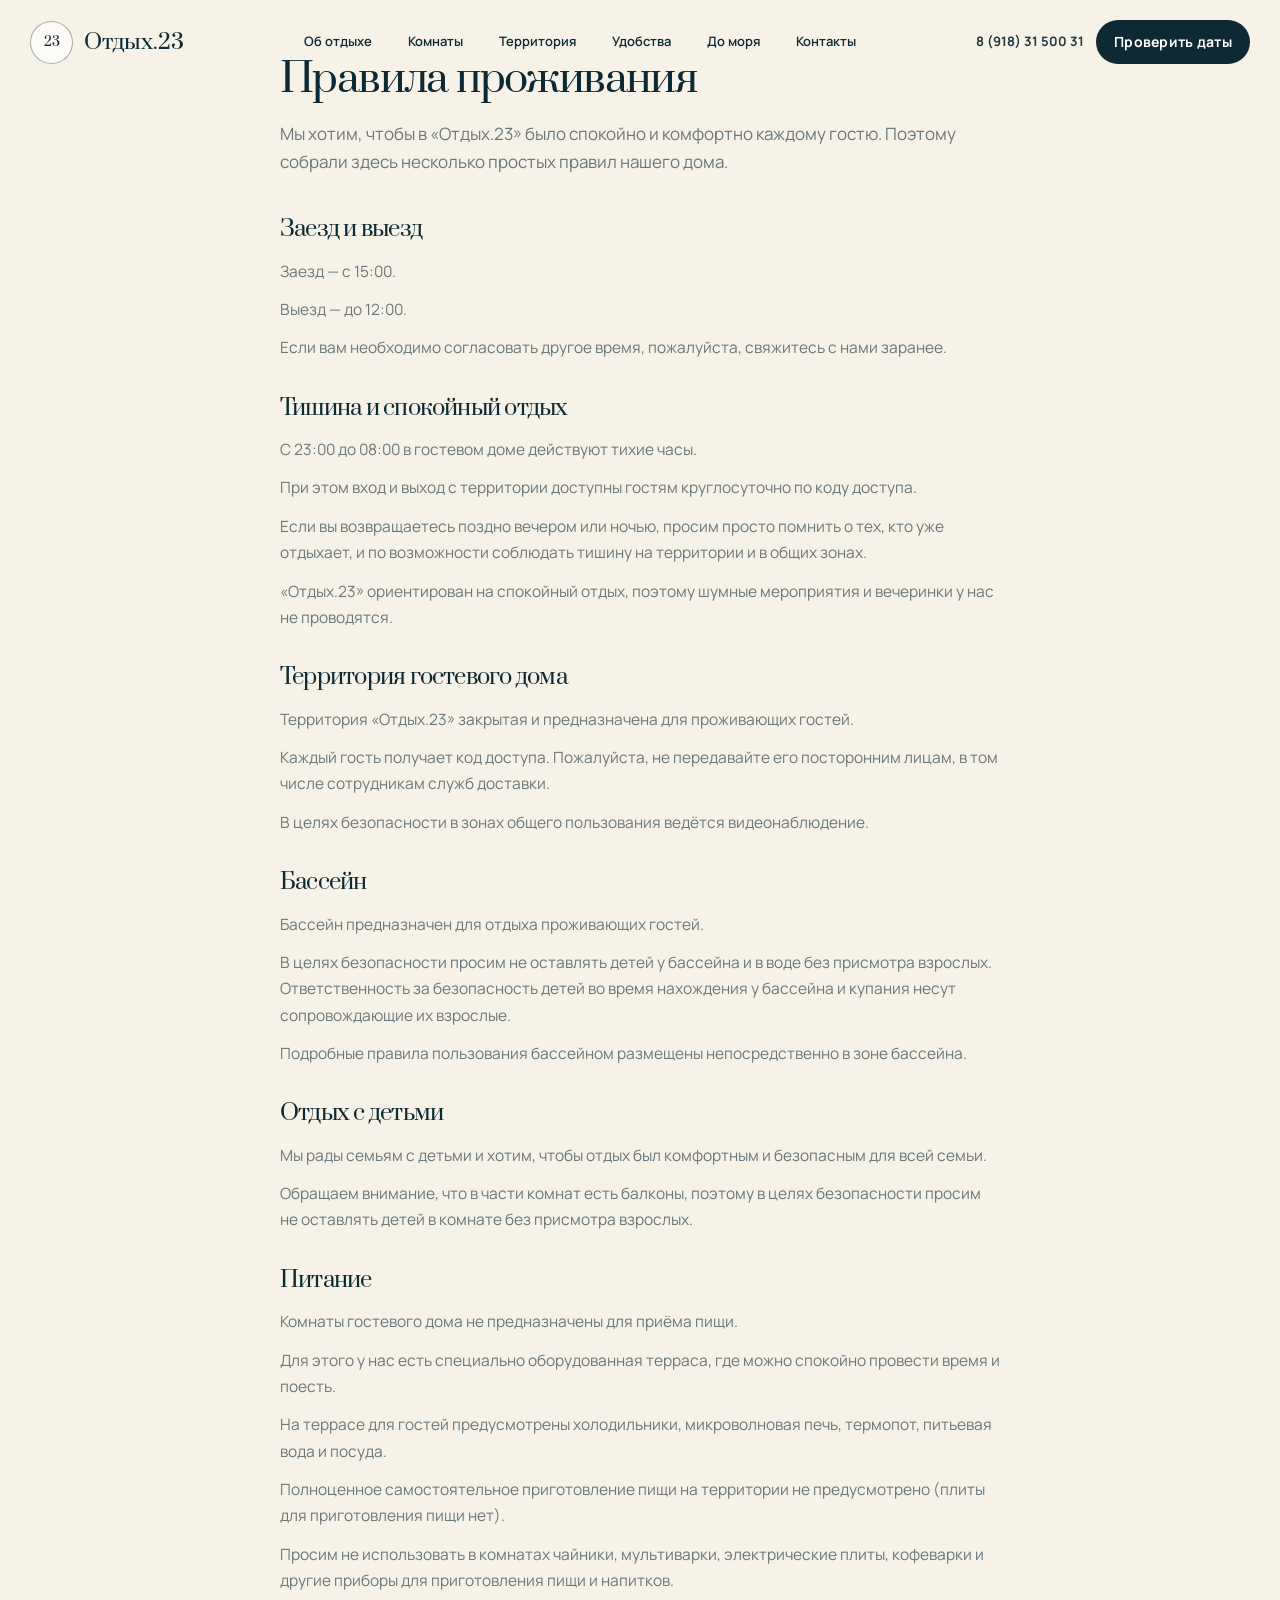
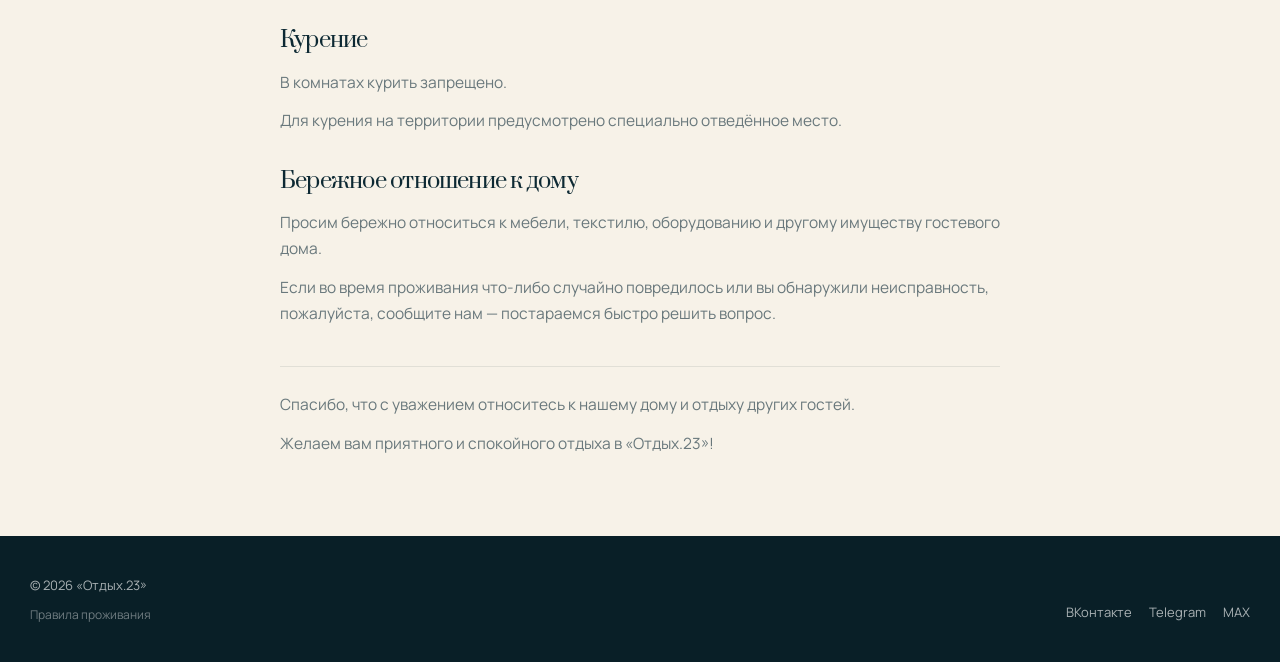
<file: rules/index.html>
<!doctype html>
<html lang="ru">
<head>
<meta charset="utf-8">
<meta name="viewport" content="width=device-width,initial-scale=1">
<title>Правила проживания — «Отдых.23»</title>
<meta name="description" content="Правила комфортного проживания в гостевом доме «Отдых.23»: заезд и выезд, тихие часы, территория, бассейн, питание и бережное отношение к дому.">
<meta name="theme-color" content="#163946">
<meta name="robots" content="noindex,follow">
<link rel="preconnect" href="https://fonts.googleapis.com">
<link rel="preconnect" href="https://fonts.gstatic.com" crossorigin>
<link href="https://fonts.googleapis.com/css2?family=Cormorant+Garamond:ital,wght@0,300;0,400;0,500;1,400&family=Inter:wght@400&family=Manrope:wght@400;500;600;700&family=Prata&display=swap" rel="stylesheet">
<link rel="stylesheet" href="../css/style.css">
</head>
<body>

<div class="scroll-progress" id="scrollProgress" aria-hidden="true"></div>

<header class="header" id="header">
  <div class="wrap header-in">
    <a class="logo" href="../" aria-label="Отдых.23 — на главную">
      <span class="mark">23</span><b>Отдых.23</b>
    </a>
    <button class="burger" id="burger" type="button" aria-label="Открыть меню" aria-expanded="false" aria-controls="nav">☰</button>
    <nav class="nav" id="nav" role="navigation" aria-label="Основное меню">
      <a href="../#about">Об отдыхе</a>
      <a href="../#rooms">Комнаты</a>
      <a href="../#territory">Территория</a>
      <a href="../#nearby">Удобства</a>
      <a href="../#sea">До моря</a>
      <a href="../#contacts">Контакты</a>
    </nav>
    <div class="actions">
      <a class="phone" href="tel:+79183150031">8 (918) 31 500 31</a>
      <a class="btn solid small" href="../#booking">Проверить даты</a>
    </div>
  </div>
</header>

<main id="top">
  <section class="legal-page" aria-labelledby="rules-title">
    <div class="wrap legal-page__inner">
      <h1 id="rules-title">Правила проживания</h1>
      <p class="legal-page__lead">Мы хотим, чтобы в «Отдых.23» было спокойно и комфортно каждому гостю. Поэтому собрали здесь несколько простых правил нашего дома.</p>

      <article class="legal-page__section">
        <h2>Заезд и выезд</h2>
        <p>Заезд — с 15:00.</p>
        <p>Выезд — до 12:00.</p>
        <p>Если вам необходимо согласовать другое время, пожалуйста, свяжитесь с нами заранее.</p>
      </article>

      <article class="legal-page__section">
        <h2>Тишина и спокойный отдых</h2>
        <p>С 23:00 до 08:00 в гостевом доме действуют тихие часы.</p>
        <p>При этом вход и выход с территории доступны гостям круглосуточно по коду доступа.</p>
        <p>Если вы возвращаетесь поздно вечером или ночью, просим просто помнить о тех, кто уже отдыхает, и по возможности соблюдать тишину на территории и в общих зонах.</p>
        <p>«Отдых.23» ориентирован на спокойный отдых, поэтому шумные мероприятия и вечеринки у нас не проводятся.</p>
      </article>

      <article class="legal-page__section">
        <h2>Территория гостевого дома</h2>
        <p>Территория «Отдых.23» закрытая и предназначена для проживающих гостей.</p>
        <p>Каждый гость получает код доступа. Пожалуйста, не передавайте его посторонним лицам, в том числе сотрудникам служб доставки.</p>
        <p>В целях безопасности в зонах общего пользования ведётся видеонаблюдение.</p>
      </article>

      <article class="legal-page__section">
        <h2>Бассейн</h2>
        <p>Бассейн предназначен для отдыха проживающих гостей.</p>
        <p>В целях безопасности просим не оставлять детей у бассейна и в воде без присмотра взрослых. Ответственность за безопасность детей во время нахождения у бассейна и купания несут сопровождающие их взрослые.</p>
        <p>Подробные правила пользования бассейном размещены непосредственно в зоне бассейна.</p>
      </article>

      <article class="legal-page__section">
        <h2>Отдых с детьми</h2>
        <p>Мы рады семьям с детьми и хотим, чтобы отдых был комфортным и безопасным для всей семьи.</p>
        <p>Обращаем внимание, что в части комнат есть балконы, поэтому в целях безопасности просим не оставлять детей в комнате без присмотра взрослых.</p>
      </article>

      <article class="legal-page__section">
        <h2>Питание</h2>
        <p>Комнаты гостевого дома не предназначены для приёма пищи.</p>
        <p>Для этого у нас есть специально оборудованная терраса, где можно спокойно провести время и поесть.</p>
        <p>На террасе для гостей предусмотрены холодильники, микроволновая печь, термопот, питьевая вода и посуда.</p>
        <p>Полноценное самостоятельное приготовление пищи на территории не предусмотрено (плиты для приготовления пищи нет).</p>
        <p>Просим не использовать в комнатах чайники, мультиварки, электрические плиты, кофеварки и другие приборы для приготовления пищи и напитков.</p>
      </article>

      <article class="legal-page__section">
        <h2>Курение</h2>
        <p>В комнатах курить запрещено.</p>
        <p>Для курения на территории предусмотрено специально отведённое место.</p>
      </article>

      <article class="legal-page__section">
        <h2>Бережное отношение к дому</h2>
        <p>Просим бережно относиться к мебели, текстилю, оборудованию и другому имуществу гостевого дома.</p>
        <p>Если во время проживания что-либо случайно повредилось или вы обнаружили неисправность, пожалуйста, сообщите нам — постараемся быстро решить вопрос.</p>
      </article>

      <div class="legal-page__note">
        <p>Спасибо, что с уважением относитесь к нашему дому и отдыху других гостей.</p>
        <p>Желаем вам приятного и спокойного отдыха в «Отдых.23»!</p>
      </div>
    </div>
  </section>
</main>

<footer>
  <div class="wrap footer-in">
    <div class="footer-meta">
      <div>© 2026 «Отдых.23»</div>
      <nav class="footer-legal" aria-label="Юридическая информация">
        <a href="./" aria-current="page">Правила проживания</a>
      </nav>
    </div>
    <div class="footer-links">
      <a href="https://vk.com/otdyh23rf" target="_blank" rel="noopener noreferrer">ВКонтакте</a>
      <a href="https://t.me/otdyh23" target="_blank" rel="noopener noreferrer">Telegram</a>
      <a href="https://max.ru/id010505811832_bot" target="_blank" rel="noopener noreferrer">MAX</a>
    </div>
  </div>
</footer>

<button class="back-top" id="backTop" type="button" aria-label="Вернуться наверх">↑</button>

<script>
(function () {
  var header = document.getElementById('header');
  var scrollProgress = document.getElementById('scrollProgress');
  var backTop = document.getElementById('backTop');
  var burger = document.getElementById('burger');
  var nav = document.getElementById('nav');

  function onScroll() {
    var y = window.scrollY || 0;
    if (header) header.classList.toggle('scrolled', y > 30);
    if (backTop) backTop.classList.toggle('visible', y > 600);
    if (scrollProgress) {
      var docH = document.documentElement.scrollHeight - window.innerHeight;
      scrollProgress.style.width = docH > 0 ? (y / docH * 100) + '%' : '0';
    }
  }
  onScroll();
  window.addEventListener('scroll', onScroll, { passive: true });

  if (burger && nav) {
    burger.addEventListener('click', function () {
      var open = nav.classList.toggle('open');
      burger.textContent = open ? '×' : '☰';
      burger.setAttribute('aria-expanded', open ? 'true' : 'false');
      burger.setAttribute('aria-label', open ? 'Закрыть меню' : 'Открыть меню');
    });
    nav.querySelectorAll('a').forEach(function (link) {
      link.addEventListener('click', function () {
        nav.classList.remove('open');
        burger.textContent = '☰';
        burger.setAttribute('aria-expanded', 'false');
      });
    });
  }

  if (backTop) {
    backTop.addEventListener('click', function () {
      window.scrollTo({ top: 0, behavior: 'smooth' });
    });
  }
})();
</script>
</body>
</html>
</file>
<file: css/style.css>
:root{
  --navy:#163946;--deep:#0d2933;--sea:#58adb6;--sea2:#dceff0;
  --ivory:#f7f2e8;--paper:#fffdf8;--sand:#dfc89a;--gold:#c7a36a;--gold-light:#e8d4b0;
  --ink:#243940;--muted:#69787c;--white:#fff;
  --line:rgba(22,57,70,.14);--shadow:0 24px 70px rgba(13,41,51,.14);
  --shadow-lg:0 32px 90px rgba(13,41,51,.18);
  --r:32px;--wrap:1220px;
  --ease:cubic-bezier(.4,0,.2,1);--ease-out:cubic-bezier(0,.55,.45,1);
}

/* ─── Базовые стили ─── */
*{box-sizing:border-box}
html{scroll-behavior:smooth;scroll-padding-top:90px}
body{
  margin:0;background:var(--paper);color:var(--ink);
  font:16px/1.65 Manrope,Arial,sans-serif;
  -webkit-font-smoothing:antialiased;
}
img{display:block;width:100%;height:100%;object-fit:cover}
a{color:inherit;text-decoration:none;cursor:pointer}
button,input,select{font:inherit;cursor:pointer}
button:disabled,input:disabled{cursor:not-allowed;opacity:.6}
.wrap{width:min(var(--wrap),calc(100% - 36px));margin:auto}
.section{padding:108px 0;position:relative}
.ivory{background:var(--ivory)}
.sea{background:linear-gradient(180deg,#eef8f8 0%,var(--sea2) 100%)}
.dark{background:var(--deep);color:#fff}

/* ─── Типографика ─── */
.eyebrow{
  margin:0 0 14px;color:var(--gold);font-size:12px;font-weight:700;
  letter-spacing:.2em;text-transform:uppercase;
}
h1,h2,h3{margin:0;color:var(--deep);font-family:Prata,Georgia,serif;font-weight:400;line-height:1.08}
h1{font-size:clamp(45px,6vw,88px);letter-spacing:-.04em}
h2{font-size:clamp(36px,4.6vw,62px);letter-spacing:-.035em}
h3{font-size:clamp(24px,2.2vw,34px)}
p{margin:0 0 18px}
.lead{color:var(--muted);font-size:19px}
.head{max-width:820px;margin-bottom:50px}
.head p:last-child{margin-top:20px;color:var(--muted);font-size:18px}

/* ─── Кнопки: кликабельные, с hover / active / focus ─── */
.btn{
  display:inline-flex;align-items:center;justify-content:center;gap:8px;
  min-height:54px;padding:13px 28px;border:1px solid transparent;border-radius:999px;
  font-weight:700;font-size:14px;letter-spacing:.02em;
  cursor:pointer;user-select:none;
  transition:transform .25s var(--ease),box-shadow .25s var(--ease),background .25s,border-color .25s,color .25s;
  position:relative;overflow:hidden;
}
.btn::after{
  content:"";position:absolute;inset:0;border-radius:inherit;
  background:linear-gradient(135deg,rgba(255,255,255,.18),transparent 60%);
  opacity:0;transition:opacity .3s;
}
.btn:hover{transform:translateY(-3px);box-shadow:0 14px 32px rgba(13,41,51,.18)}
.btn:hover::after{opacity:1}
.btn:active{transform:translateY(-1px);box-shadow:0 6px 16px rgba(13,41,51,.14)}
.btn:focus-visible{outline:2px solid var(--gold);outline-offset:3px}
.primary{background:linear-gradient(135deg,var(--sand),var(--gold-light));color:var(--deep)}
.primary:hover{background:linear-gradient(135deg,var(--gold-light),var(--sand))}
.solid{background:var(--deep);color:#fff}
.solid:hover{background:#122a35}
.outline{border-color:rgba(22,57,70,.34);color:var(--deep);background:transparent}
.outline:hover{border-color:var(--deep);background:rgba(22,57,70,.04)}
.light{border-color:rgba(255,255,255,.45);color:#fff;background:transparent}
.light:hover{background:rgba(255,255,255,.1);border-color:rgba(255,255,255,.7)}
.buttons{display:flex;flex-wrap:wrap;gap:13px;align-items:center}
.text-link{
  display:inline-flex;align-items:center;gap:6px;
  font-weight:700;border-bottom:1px solid rgba(22,57,70,.25);padding-bottom:4px;
  cursor:pointer;transition:color .2s,border-color .2s,gap .25s;
}
.text-link:hover{color:var(--gold);border-color:var(--gold);gap:10px}
.text-link:focus-visible{outline:2px solid var(--gold);outline-offset:4px;border-radius:2px}

/* ─── Индикатор прокрутки страницы (золотая линия сверху) ─── */
.scroll-progress{
  position:fixed;z-index:60;top:0;left:0;height:3px;width:0;
  background:linear-gradient(90deg,var(--gold),var(--sand));
  transition:width .1s linear;pointer-events:none;
}

/* ─── Шапка сайта ─── */
.header{
  position:fixed;z-index:50;top:0;left:0;right:0;height:84px;
  display:flex;align-items:center;transition:height .3s var(--ease),background .3s,box-shadow .3s;
}
.header.scrolled{
  height:70px;background:rgba(255,253,248,.95);
  backdrop-filter:blur(20px);-webkit-backdrop-filter:blur(20px);
  box-shadow:0 8px 32px rgba(13,41,51,.08);
}
.header-in{display:grid;grid-template-columns:auto 1fr auto;gap:35px;align-items:center}
.logo{display:flex;align-items:center;gap:11px;color:var(--deep);font-weight:700;transition:opacity .2s}
.logo:hover{opacity:.8}
.mark{
  width:43px;height:43px;display:grid;place-items:center;
  border:1px solid rgba(22,57,70,.4);border-radius:50%;
  background:rgba(255,255,255,.7);font:13px Prata,serif;
  transition:transform .3s var(--ease),border-color .3s;
}
.logo:hover .mark{transform:rotate(-8deg);border-color:var(--gold)}
.logo b{font:21px Prata,serif}
.nav{display:flex;justify-content:center;gap:8px;color:var(--deep);font-size:13px;font-weight:600}
.nav a{
  padding:8px 14px;border-radius:999px;transition:background .2s,color .2s;
}
.nav a:hover{background:rgba(22,57,70,.06)}
.nav a.active{background:rgba(199,163,106,.18);color:var(--deep)}
.actions{display:flex;align-items:center;gap:12px}
.phone{font-size:13px;font-weight:700;transition:color .2s}
.phone:hover{color:var(--gold)}
.small{min-height:42px;padding:9px 17px}
.burger{
  display:none;width:43px;height:43px;border:0;border-radius:50%;
  background:rgba(255,255,255,.8);font-size:22px;color:var(--deep);
  cursor:pointer;transition:background .2s,transform .2s;
}
.burger:hover{background:var(--ivory)}
.burger:focus-visible{outline:2px solid var(--gold);outline-offset:2px}

/* ─── Герой: первый экран ─── */
.hero{
  padding-top:84px;background:var(--ivory);position:relative;overflow:hidden;
  min-height:100vh;min-height:100svh;
}
.hero::before{
  content:"";position:absolute;inset:0;pointer-events:none;opacity:.28;z-index:1;
  background:radial-gradient(ellipse 70% 55% at 22% 18%,rgba(199,163,106,.12),transparent 55%),
    radial-gradient(ellipse 55% 45% at 78% 30%,rgba(88,173,182,.08),transparent 60%);
  clip-path:inset(0 61% 0 0);
}
.hero-grid{
  display:grid;grid-template-columns:39% 61%;align-items:stretch;
  min-height:calc(100vh - 84px);min-height:calc(100svh - 84px);
}
.hero-copy{
  display:flex;flex-direction:column;justify-content:center;
  padding:28px 3.2vw 28px max(4.5vw,calc((100vw - var(--wrap))/2));
  background:radial-gradient(circle at 12% 8%,rgba(199,163,106,.1),transparent 34%),var(--ivory);
  position:relative;z-index:2;
}
.hero-copy .eyebrow{margin-bottom:16px}
.hero-copy h1{
  font-family:"Cormorant Garamond",Georgia,"Times New Roman",serif;
  font-weight:300;font-size:clamp(39px,5.09vw,73px);
  line-height:1.08;letter-spacing:-.012em;max-width:16ch;
  color:var(--deep);
}
.hero-line{
  display:block;overflow:hidden;
}
.hero-line>span{
  display:block;
  animation:heroMaskReveal 1.1s var(--ease-out) both;
}
.hero-line:nth-child(1)>span{animation-delay:0s}
.hero-line:nth-child(2)>span{animation-delay:.14s}
.hero-line:nth-child(3)>span{animation-delay:.28s}
@keyframes heroMaskReveal{
  from{transform:translateY(110%)}
  to{transform:translateY(0)}
}
.hero-copy .intro,
.hero-copy .buttons,
.hero-copy .facts{
  animation:heroReveal 1s var(--ease-out) both;
}
.hero-copy .intro{animation-delay:.4s}
.hero-copy .buttons{animation-delay:.7s}
.hero-copy .facts{animation-delay:1s}
@keyframes heroReveal{
  from{opacity:0;transform:translateY(18px)}
  to{opacity:1;transform:none}
}
.hero-copy .intro{
  max-width:360px;margin-top:18px;margin-bottom:0;
  color:#2f4146;font-size:18px;line-height:1.62;font-weight:500;
  letter-spacing:.01em;
}
.hero-copy .buttons{margin-top:16px;gap:14px}
.hero-copy .buttons .btn{min-height:50px;padding:12px 24px}
.facts{
  display:grid;grid-template-columns:repeat(3,1fr);gap:14px;
  max-width:520px;margin-top:28px;padding-top:18px;border-top:1px solid var(--line);
}
.facts>div{
  padding:6px 0;transition:transform .3s var(--ease);
}
.facts>div:hover{transform:translateY(-2px)}
.facts strong{display:block;color:var(--deep);font:17px Prata,serif;margin-bottom:2px}
.facts span{font-size:11.5px;color:var(--muted);line-height:1.35}
.hero-photo{
  position:relative;background:#cbbca8;
  /* На всю высоту первого экрана: от верха вьюпорта, без поля под шапкой */
  margin-top:-84px;min-height:100vh;min-height:100svh;
  overflow:hidden;align-self:stretch;margin-right:0;padding:0;
}
.hero-photo img{
  position:absolute;inset:0;width:100%;height:100%;
  object-fit:cover;
  /* Шире кадр: кровать целиком, окно, диван и больше пространства комнаты */
  object-position:50% 58%;
  display:block;
  /* Естественнее: слабее жёлто-оранжевый, чуть выше контраст, тёплый свет */
  filter:saturate(.8) brightness(1.03) contrast(1.07) hue-rotate(-12deg);
  animation:heroPhotoIn 1.4s var(--ease-out) both;
}
@keyframes heroPhotoIn{
  from{opacity:0}
  to{opacity:1}
}

/* ─── Accordion Gallery ─── */
.accordion-section .head{margin-bottom:36px}
.accordion-section h2{
  font-family:"Cormorant Garamond",Georgia,"Times New Roman",serif;
  font-weight:400;
}
.acc-gallery{
  display:flex;gap:12px;
  height:min(58vh,560px);min-height:420px;
}
.acc-panel{
  position:relative;flex:1 1 0;min-width:0;min-height:0;
  margin:0;padding:0;border:0;border-radius:24px;
  overflow:hidden;cursor:pointer;background:#cbbca8;
  box-shadow:0 16px 40px rgba(13,41,51,.1);
  transition:flex .9s var(--ease-out);
}
.acc-panel.is-open{flex:4.2 1 0}
.acc-panel__slides{
  position:absolute;inset:0;
}
.acc-panel img,
.acc-panel__slides img{
  position:absolute;inset:0;width:100%;height:100%;
  object-fit:cover;object-position:center;
  pointer-events:none;
}
.acc-panel__slides img{
  opacity:0;
  transition:opacity 1.1s var(--ease-out);
}
.acc-panel__slides img.is-active{opacity:1}
.acc-panel::after{
  content:"";position:absolute;inset:0;
  background:linear-gradient(180deg,transparent 42%,rgba(9,31,39,.72) 100%);
  pointer-events:none;
}
.acc-panel__caption{
  position:absolute;z-index:1;left:0;right:0;bottom:0;
  padding:20px 18px 18px;
  color:rgba(255,255,255,.94);
  font-family:Inter,Manrope,Arial,sans-serif;
  font-weight:400;
  font-size:clamp(13px,1.15vw,15px);
  line-height:1.35;
  letter-spacing:.01em;
  text-align:left;
  text-shadow:0 1px 10px rgba(9,31,39,.4);
  pointer-events:none;
  opacity:.88;transform:translateY(4px);
  transition:opacity .45s var(--ease-out),transform .45s var(--ease-out);
}
.acc-panel.is-open .acc-panel__caption{
  opacity:1;transform:none;
}
.acc-panel:focus-visible{
  outline:2px solid var(--gold);outline-offset:3px;
}

/* ─── Ценности комфорта ─── */
.comfort-values{
  background:linear-gradient(165deg,#f8f3eb 0%,#f3f5f0 42%,#eef3f3 100%);
}
.comfort-values .head{max-width:720px;margin-bottom:39px}
.comfort-values-grid{
  display:grid;grid-template-columns:repeat(4,1fr);gap:24px;
}
.comfort-value{
  position:relative;overflow:hidden;
  padding:36px 30px 34px;border:1px solid rgba(22,57,70,.06);
  border-radius:22px;background:#fffefb;
  box-shadow:
    0 18px 42px rgba(13,41,51,.07),
    inset 0 1px 0 rgba(255,255,255,.85);
  transition:box-shadow .4s var(--ease),background .4s var(--ease);
}
.comfort-value::before{
  content:"";position:absolute;left:0;top:22%;bottom:22%;width:1.5px;
  background:#6F9EA8;border-radius:2px;
  opacity:0;transform:scaleY(.72);
  transition:opacity .35s var(--ease),transform .35s var(--ease);
}
.comfort-value:hover{
  background:#fffcf6;
  box-shadow:
    0 24px 52px rgba(13,41,51,.11),
    inset 0 1px 0 rgba(255,255,255,.9);
}
.comfort-value:hover::before{opacity:1;transform:scaleY(1)}
.comfort-value__icon{
  display:flex;align-items:center;margin:0 0 18px;
  width:28px;height:28px;color:rgba(22,57,70,.55);
}
.comfort-value__icon svg{width:100%;height:100%}
.comfort-value h3{
  margin:0 0 16px;font-size:clamp(22px,1.8vw,28px);
}
.comfort-value p{
  margin:0;color:var(--muted);font-size:15.5px;line-height:1.65;
}
.comfort-values-note{
  margin:40px 0 0;max-width:640px;
  color:var(--muted);font-size:17px;line-height:1.6;
  font-family:Prata,Georgia,serif;
}

/* ─── Блок «Об отдыхе» ─── */
.story{display:grid;grid-template-columns:1.05fr .95fr;gap:7vw;align-items:center}
.story-photo{
  position:relative;height:650px;border-radius:var(--r);overflow:hidden;
  box-shadow:var(--shadow-lg);
}
.story-photo img{transition:transform 8s var(--ease-out)}
.story-photo:hover img{transform:scale(1.06)}
.story-note{
  position:absolute;left:28px;right:28px;bottom:28px;padding:23px;
  border-radius:19px;background:rgba(13,41,51,.88);
  backdrop-filter:blur(12px);color:#fff;font:23px/1.4 Prata,serif;
  border:1px solid rgba(255,255,255,.08);
}
.story-copy h2{margin-bottom:25px}
.story-copy p{color:var(--muted);font-size:17px}
.story-list{display:grid;grid-template-columns:1fr 1fr;gap:11px;margin-top:26px}
.story-list>div{
  padding:15px 17px;border:1px solid var(--line);border-radius:15px;
  background:rgba(255,255,255,.6);font-size:14px;font-weight:600;
  transition:transform .25s var(--ease),box-shadow .25s,border-color .25s;cursor:default;
}
.story-list>div:hover{
  transform:translateY(-2px);box-shadow:0 8px 24px rgba(13,41,51,.08);
  border-color:rgba(199,163,106,.4);
}
.story-list__wide{
  grid-column:1/-1;
  display:flex;
  flex-direction:column;
  gap:8px;
}
.story-list__wide strong{
  font-weight:600;
  color:var(--deep);
}
.story-list__wide p{
  margin:0;
  color:var(--muted);
  font-size:13.5px;
  font-weight:500;
  line-height:1.55;
}

/* ─── Комнаты ─── */
.rooms{display:grid;gap:32px}
.room{
  display:grid;grid-template-columns:1.02fr .98fr;overflow:hidden;
  border-radius:var(--r);background:#fff;box-shadow:0 17px 47px rgba(13,41,51,.1);
  transition:box-shadow .4s var(--ease);
}
.room:hover{box-shadow:0 24px 60px rgba(13,41,51,.14)}
.room:nth-child(even) .room-photo{order:2}
.room:nth-child(even) .room-copy{order:1}
.room-photo{position:relative;min-height:520px;overflow:hidden}
.room-photo img{transition:transform .7s var(--ease-out)}
.room:hover .room-photo img{transform:scale(1.04)}
.room[data-room-id="comfort"] .room-photo{align-self:stretch}
.room[data-room-id="comfort"] .room-photo img{
  position:absolute;inset:0;width:100%;height:100%;object-fit:cover;
}
.label{
  position:absolute;left:21px;top:21px;padding:8px 13px;border-radius:999px;
  background:rgba(255,253,248,.92);font-size:12px;font-weight:700;
  backdrop-filter:blur(8px);border:1px solid rgba(255,255,255,.5);
}
.room-copy{padding:50px;display:flex;flex-direction:column;justify-content:center}
.room-copy h3{margin-bottom:16px}
.meta{display:flex;flex-wrap:wrap;gap:8px;margin-bottom:21px}
.pill{
  padding:7px 11px;border-radius:999px;background:var(--sea2);
  font-size:12px;font-weight:700;color:var(--deep);
  transition:background .2s;
}
.room:hover .pill{background:rgba(88,173,182,.25)}
.room-copy>p{color:var(--muted)}
.features{
  display:grid;grid-template-columns:1fr 1fr;gap:9px 17px;
  margin:20px 0 27px;padding:0;list-style:none;font-size:13px;
}
.features li{position:relative;padding-left:16px}
.features li:before{
  content:"";position:absolute;left:0;top:.7em;width:5px;height:5px;
  border-radius:50%;background:var(--gold);
}

/* ─── Карточка «Комфорт»: краткий тизер ─── */
.room-comfort{cursor:pointer}
.room-comfort:focus-visible{outline:2px solid var(--gold);outline-offset:4px}
.room-comfort .room-copy>p{margin-bottom:24px}
.room-description-title{
  margin:6px 0 14px;color:var(--deep);
  font:clamp(20px,1.8vw,26px) Prata,Georgia,serif;font-weight:400;line-height:1.2;
}
.room-description-text{
  margin:0 0 14px;color:var(--muted);font-size:15px;line-height:1.65;
}
.room-description-text:last-of-type{margin-bottom:24px}
.room-copy .buttons{margin-top:8px}

/* ─── Модальное окно вариантов «Комфорт» ─── */
.comfort-modal{
  position:fixed;inset:0;z-index:210;display:flex;align-items:center;justify-content:center;
  padding:20px;background:rgba(9,31,39,.88);backdrop-filter:blur(12px);
  opacity:0;visibility:hidden;transition:opacity .35s,visibility .35s;
}
.comfort-modal.open{opacity:1;visibility:visible}
.comfort-modal-panel{
  position:relative;display:flex;flex-direction:column;
  width:min(1180px,100%);height:min(92vh,900px);max-height:min(92vh,900px);
  overflow:hidden;border-radius:var(--r);background:var(--paper);box-shadow:var(--shadow-lg);
  transform:translateY(18px) scale(.97);transition:transform .4s var(--ease-out);
}
.comfort-modal.open .comfort-modal-panel{transform:none}
.comfort-modal-close{
  position:absolute;z-index:3;top:18px;right:18px;width:44px;height:44px;
  border:1px solid var(--line);border-radius:50%;background:rgba(255,253,248,.95);
  color:var(--deep);font-size:22px;cursor:pointer;
  display:grid;place-items:center;transition:background .2s,transform .2s;
}
.comfort-modal-close:hover{background:var(--ivory);transform:rotate(90deg)}
.comfort-modal-close:focus-visible{outline:2px solid var(--gold);outline-offset:2px}
.comfort-modal-head{
  flex:0 0 auto;padding:32px 44px 0;padding-right:72px;
}
.comfort-modal-head .eyebrow{margin-bottom:10px}
.comfort-modal-head h3{margin-bottom:16px;font-size:clamp(28px,3vw,40px);letter-spacing:-.02em}
.comfort-tabs{
  flex:0 0 auto;display:flex;flex-wrap:wrap;gap:8px;padding:0 44px 18px;
  border-bottom:1px solid var(--line);
}
.comfort-tab{
  min-height:42px;padding:8px 16px;border:1px solid var(--line);border-radius:999px;
  background:transparent;color:var(--deep);font-weight:700;font-size:13px;
  cursor:pointer;transition:background .2s,border-color .2s,color .2s;
}
.comfort-tab:hover{border-color:var(--deep);background:rgba(22,57,70,.04)}
.comfort-tab[aria-selected="true"]{
  background:var(--deep);border-color:var(--deep);color:#fff;
}
.comfort-tab:focus-visible{outline:2px solid var(--gold);outline-offset:2px}

/* Тело модалки: слева Sticky Gallery, справа независимый скролл */
.comfort-modal-body{
  flex:1 1 auto;min-height:0;overflow:hidden;
}
.comfort-panel{
  display:none;height:100%;min-height:0;padding:0;
}
.comfort-panel.active{
  display:grid;
  grid-template-columns:minmax(0,1.12fr) minmax(0,.98fr);
  gap:0;
  align-items:stretch;
  height:100%;
  min-height:0;
  overflow:hidden;
}

/* Левая колонка — Sticky Gallery */
.comfort-panel-media{
  position:sticky;top:0;align-self:start;z-index:1;
  height:100%;max-height:100%;min-height:0;
  padding:28px 12px 32px 36px;
  overflow:hidden;
  background:
    linear-gradient(180deg,rgba(247,242,232,.28) 0%,rgba(255,253,248,0) 32%),
    var(--paper);
}
.comfort-panel-media .room-gallery{
  display:flex;flex-direction:column;gap:14px;
  height:100%;min-height:0;
}
.comfort-panel-media .room-gallery-main{
  flex:1 1 auto;min-height:280px;
  display:block;width:100%;padding:0;border:none;border-radius:24px;overflow:hidden;
  cursor:zoom-in;background:linear-gradient(135deg,#dceff0,#efe2c8);
  position:relative;
}
.comfort-panel-media .room-gallery-main img{
  position:absolute;inset:0;
  display:block;width:100%;height:100%;min-height:0;max-height:none;
  object-fit:cover;
}
.comfort-panel-media .room-gallery-thumbs{
  flex:0 0 auto;display:flex;flex-wrap:nowrap;gap:8px;
  overflow-x:auto;padding-bottom:2px;
  scrollbar-width:thin;
}
.comfort-panel-media .room-gallery-thumbs[hidden]{display:none}

/* Правая колонка — независимая прокрутка */
.comfort-panel-copy{
  min-width:0;min-height:0;height:100%;
  overflow-x:hidden;overflow-y:auto;
  padding:32px 44px 48px 28px;
  -webkit-overflow-scrolling:touch;
  overscroll-behavior:contain;
  scrollbar-gutter:stable;
}
.comfort-panel-copy .scenario-title{
  margin:0 0 18px;color:var(--deep);
  font:clamp(26px,2.6vw,36px) Prata,serif;font-weight:400;line-height:1.12;
  letter-spacing:-.02em;
}
.comfort-panel-copy .scenario-subtitle{
  margin:0 0 16px;color:var(--muted);font-size:14px;letter-spacing:.02em;
}
.comfort-panel-copy .meta{margin:0 0 20px}
.comfort-panel-copy .scenario-intro{
  color:var(--muted);margin:0 0 28px;
  font-size:15.5px;line-height:1.7;max-width:38em;
}
.comfort-panel-copy .scenario-amenities{
  display:grid;
  gap:22px;
  margin:0 0 32px;
}
.comfort-panel-copy .amenity-group + .amenity-group{margin-top:0}
.comfort-panel-copy .amenity-group__title{margin:0 0 10px}
.comfort-panel-copy .amenity-badges{
  display:grid;
  grid-template-columns:1fr 1fr;
  gap:8px;
  min-width:0;
}
.comfort-panel-copy .amenity-badge{
  display:flex;
  align-items:flex-start;
  gap:8px;
  width:100%;
  min-width:0;
  box-sizing:border-box;
  padding:7px 10px;
  border-radius:12px;
  font-size:12.5px;
  line-height:1.35;
}
.comfort-panel-copy .amenity-badge > svg,
.comfort-panel-copy .amenity-badge svg{
  width:18px;height:18px;flex-shrink:0;margin-top:1px;color:#6F9EA8;
}
.comfort-panel-copy .amenity-badge__label{
  min-width:0;
  flex:1 1 auto;
  overflow-wrap:break-word;
  word-wrap:break-word;
  word-break:normal;
}
.comfort-panel-copy .btn.solid{
  margin-top:4px;
}
.comfort-panel-note{
  margin:0 0 22px;padding:12px 14px;border-radius:14px;background:var(--ivory);
  border:1px solid rgba(22,57,70,.08);color:var(--muted);font-size:13px;
}

/* Мини-галерея сценария (модуль просмотра комнат) */
.room-gallery{display:grid;gap:10px}
.room-gallery-main{
  display:block;width:100%;padding:0;border:none;border-radius:22px;overflow:hidden;
  cursor:zoom-in;background:linear-gradient(135deg,#dceff0,#efe2c8);
  min-height:280px;position:relative;
}
.room-gallery-main:focus-visible{outline:2px solid var(--gold);outline-offset:3px}
.room-gallery-main img{
  display:block;width:100%;height:100%;min-height:280px;max-height:360px;object-fit:cover;
}
.room-gallery-main::after{
  content:"⊕";position:absolute;inset:0;display:grid;place-items:center;
  font-size:28px;color:#fff;background:rgba(13,41,51,0);opacity:0;transition:background .3s,opacity .3s;
}
.room-gallery-main:hover::after{background:rgba(13,41,51,.3);opacity:1}
.room-gallery-thumbs{
  display:flex;flex-wrap:wrap;gap:8px;
}
.room-gallery-thumbs[hidden]{display:none}
.room-gallery-thumb{
  width:72px;height:56px;padding:0;border:2px solid transparent;border-radius:10px;
  overflow:hidden;cursor:pointer;background:linear-gradient(135deg,#dceff0,#efe2c8);
  opacity:.72;transition:opacity .2s,border-color .2s,transform .2s;flex:0 0 auto;
}
.room-gallery-thumb img{display:block;width:100%;height:100%;object-fit:cover}
.room-gallery-thumb:hover{opacity:1;transform:translateY(-1px)}
.room-gallery-thumb.is-active{opacity:1;border-color:var(--gold)}
.room-gallery-thumb:focus-visible{outline:2px solid var(--gold);outline-offset:2px}
.lightbox.over-modal{z-index:220}
.room-photo[data-open-room]{cursor:pointer}

@media(max-width:780px){
  .comfort-modal{padding:10px;align-items:stretch}
  .comfort-modal-panel{
    height:auto;max-height:min(94vh,100%);
    overflow-x:hidden;overflow-y:auto;
    -webkit-overflow-scrolling:touch;
  }
  .comfort-modal-head{
    padding:24px 22px 0;padding-right:56px;
  }
  .comfort-tabs{padding:0 22px 16px}
  .comfort-modal-body{flex:0 0 auto;overflow:visible}
  .comfort-panel{height:auto}
  .comfort-panel.active{
    display:flex;flex-direction:column;
    height:auto;overflow:visible;gap:0;
  }
  .comfort-panel-media{
    position:static;height:auto;max-height:none;
    padding:18px 22px 8px;overflow:visible;
    background:transparent;
  }
  .comfort-panel-media .room-gallery{height:auto}
  .comfort-panel-media .room-gallery-main{
    flex:none;height:auto;min-height:220px;aspect-ratio:4/3;
  }
  .comfort-panel-media .room-gallery-main img{
    position:absolute;inset:0;min-height:0;max-height:none;height:100%;
  }
  .comfort-panel-copy{
    height:auto;overflow:visible;
    padding:18px 22px 32px;
  }
  .comfort-panel-copy .scenario-title{margin-bottom:14px}
  .comfort-panel-copy .scenario-intro{margin-bottom:22px;font-size:15px}
  .comfort-panel-copy .scenario-amenities{gap:18px;margin-bottom:26px}
  .comfort-panel-copy .amenity-badges{grid-template-columns:1fr;gap:7px}
  .comfort-panel-copy .amenity-badge{
    padding:8px 11px;
    font-size:13px;
    line-height:1.35;
  }
  .comfort-panel-copy .amenity-badge > svg,
  .comfort-panel-copy .amenity-badge svg{width:18px;height:18px}
}

/* ─── Преимущества ─── */
.benefits{display:grid;grid-template-columns:repeat(3,1fr);gap:17px}
.benefit{
  position:relative;
  min-height:245px;padding:25px;border:1px solid rgba(22,57,70,.1);
  border-radius:21px;background:rgba(255,255,255,.72);
  transition:transform .3s var(--ease),box-shadow .3s,border-color .3s;
}
.benefit:hover{
  transform:translateY(-4px);box-shadow:0 16px 40px rgba(13,41,51,.1);
  border-color:rgba(199,163,106,.3);
}
.benefit-badge{
  position:absolute;top:16px;right:16px;
  padding:5px 10px;border-radius:999px;
  background:rgba(111,158,168,.12);
  border:1px solid rgba(111,158,168,.22);
  color:var(--deep);
  font-size:11px;font-weight:700;letter-spacing:.03em;line-height:1.2;
  white-space:nowrap;
}
.icon{
  width:44px;height:44px;margin-bottom:36px;display:grid;place-items:center;
  border-radius:50%;background:linear-gradient(135deg,#efe1c6,#f5ead8);
  color:var(--deep);font:19px Prata,serif;
  transition:transform .3s var(--ease);
}
.icon svg,
.icon .otdyh23-icon{
  width:22px;height:22px;display:block;
}
.benefit:hover .icon{transform:scale(1.08) rotate(-4deg)}
.benefit h3{margin-bottom:12px;font-size:23px}
.benefit p{margin:0;color:var(--muted);font-size:14px;line-height:1.55}
.benefit p + p{margin-top:10px}

/* ─── Галерея с лайтбоксом (раздел «Территория») ─── */
.gallery{
  display:grid;
  grid-template-columns:repeat(2,minmax(0,1fr));
  gap:18px;
}
.gallery-item{
  overflow:hidden;border-radius:22px;position:relative;cursor:pointer;
  border:none;padding:0;background:var(--paper);
  display:block;width:100%;height:auto;aspect-ratio:4/3;
  box-shadow:var(--shadow);
  transition:box-shadow .5s var(--ease-out);
}
.gallery-item:hover{box-shadow:var(--shadow-lg)}
.gallery-item::after{
  content:"⊕";position:absolute;inset:0;display:grid;place-items:center;z-index:1;
  font-size:28px;color:#fff;background:rgba(13,41,51,0);
  transition:background .4s var(--ease-out),opacity .4s var(--ease-out);opacity:0;
  pointer-events:none;
}
.gallery-item:hover::after{background:rgba(13,41,51,.22);opacity:1}
.gallery-item:focus-visible{outline:2px solid var(--gold);outline-offset:3px}
.gallery-item img{
  width:100%;height:100%;object-fit:cover;object-position:center;
  transition:transform .7s var(--ease-out);
  backface-visibility:hidden;
}
.gallery-item:hover img{transform:scale(1.035)}
.gallery .large{
  grid-column:1 / -1;
  aspect-ratio:4 / 3;
}
.gallery .large img{object-fit:cover;object-position:center}
.gallery-item--path{
  background:linear-gradient(160deg,#f3eee6 0%,#ebe4da 100%);
}
.gallery-item--path img{
  object-fit:contain;
  object-position:center;
}

/* Лайтбокс */
.lightbox{
  position:fixed;inset:0;z-index:200;display:flex;align-items:center;justify-content:center;
  background:rgba(9,31,39,.92);backdrop-filter:blur(12px);
  opacity:0;visibility:hidden;transition:opacity .35s,visibility .35s;
  padding:24px;
}
.lightbox.open{opacity:1;visibility:visible}
.lightbox img{
  max-width:min(1100px,92vw);max-height:88vh;width:auto;height:auto;
  border-radius:16px;box-shadow:var(--shadow-lg);
  transform:scale(.94);transition:transform .4s var(--ease-out);
}
.lightbox.open img{transform:scale(1)}
.lightbox-close{
  position:absolute;top:24px;right:24px;width:48px;height:48px;
  border:1px solid rgba(255,255,255,.3);border-radius:50%;
  background:rgba(255,255,255,.1);color:#fff;font-size:24px;
  cursor:pointer;transition:background .2s,transform .2s;
  display:grid;place-items:center;
}
.lightbox-close:hover{background:rgba(255,255,255,.2);transform:rotate(90deg)}
.lightbox-caption{
  position:absolute;bottom:32px;left:50%;transform:translateX(-50%);
  color:rgba(255,255,255,.8);font-size:14px;text-align:center;
}

/* ─── Терраса для гостей ─── */
.terrace{
  background:linear-gradient(165deg,#eef3f1 0%,#e8efec 48%,#e4ebe7 100%);
}
.terrace-grid{
  display:grid;
  grid-template-columns:minmax(0,.95fr) minmax(0,1.05fr);
  grid-template-areas:
    "copy photo"
    "amenities photo";
  gap:28px 7vw;
  align-items:center;
}
.terrace-copy{grid-area:copy}
.terrace-amenities{grid-area:amenities}
.terrace-photo{grid-area:photo}
.terrace-copy h2{
  margin-bottom:20px;
  color:var(--deep);
}
.terrace-copy > p:not(.eyebrow){
  margin:0;
  color:var(--muted);
  font-size:17px;
  line-height:1.7;
  max-width:36em;
}
.terrace-amenities{
  list-style:none;
  margin:0;
  padding:0;
  display:grid;
  grid-template-columns:1fr 1fr;
  gap:10px 12px;
}
.terrace-amenity{
  display:flex;
  align-items:center;
  gap:10px;
  min-height:52px;
  padding:12px 14px;
  border:1px solid rgba(22,57,70,.08);
  border-radius:16px;
  background:rgba(255,253,248,.88);
  box-shadow:0 10px 28px rgba(13,41,51,.05);
  transition:border-color .35s var(--ease-out),box-shadow .35s var(--ease-out),background .35s var(--ease-out);
}
.terrace-amenity:hover{
  border-color:rgba(111,158,168,.35);
  background:var(--paper);
  box-shadow:0 14px 34px rgba(13,41,51,.08);
}
.terrace-amenity__icon{
  display:grid;
  place-items:center;
  flex-shrink:0;
  width:22px;
  height:22px;
  color:#6F9EA8;
}
.terrace-amenity__icon svg{
  display:block;
  width:100%;
  height:100%;
}
.terrace-amenity__label{
  color:var(--ink);
  font-size:13.5px;
  font-weight:600;
  line-height:1.35;
  letter-spacing:.01em;
}
.terrace-photo{
  position:relative;
  border-radius:var(--r);
  overflow:hidden;
  aspect-ratio:4 / 3;
  box-shadow:var(--shadow-lg);
  background:var(--paper);
}
.terrace-slider__viewport{
  position:absolute;inset:0;
}
.terrace-slider__slide{
  position:absolute;inset:0;
  width:100%;height:100%;
  object-fit:cover;
  object-position:center;
  opacity:0;
  transition:opacity 1.1s var(--ease-out);
  pointer-events:none;
}
.terrace-slider__slide.is-active{opacity:1}
.terrace-slider__dots{
  position:absolute;z-index:2;
  left:50%;bottom:16px;
  transform:translateX(-50%);
  display:flex;align-items:center;gap:8px;
  padding:6px 10px;
  border-radius:999px;
  background:rgba(255,253,248,.72);
  backdrop-filter:blur(8px);
  box-shadow:0 8px 22px rgba(13,41,51,.12);
}
.terrace-slider__dot{
  width:8px;height:8px;padding:0;border:0;border-radius:50%;
  background:rgba(36,57,64,.28);
  cursor:pointer;
  transition:background .35s var(--ease-out),transform .35s var(--ease-out);
}
.terrace-slider__dot:hover{background:rgba(111,158,168,.7)}
.terrace-slider__dot.is-active{
  background:#6F9EA8;
  transform:scale(1.15);
}
.terrace-slider__dot:focus-visible{
  outline:2px solid var(--gold);
  outline-offset:3px;
}

/* ─── Удобство в деталях ─── */
.conveniences{
  display:grid;
  grid-template-columns:1fr 1fr;
  gap:20px;
  align-items:stretch;
}
.conv{
  position:relative;overflow:hidden;
  display:flex;flex-direction:column;
  min-height:100%;
  padding:28px 26px 26px;
  border:1px solid rgba(22,57,70,.06);
  border-radius:22px;
  background:#fffefb;
  box-shadow:
    0 16px 38px rgba(13,41,51,.06),
    inset 0 1px 0 rgba(255,255,255,.85);
  transition:box-shadow .4s var(--ease),background .4s var(--ease);
}
.conv::before{
  content:"";position:absolute;left:0;top:22%;bottom:22%;width:1.5px;
  background:#6F9EA8;border-radius:2px;
  opacity:0;transform:scaleY(.72);
  transition:opacity .35s var(--ease),transform .35s var(--ease);
}
.conv:hover{
  background:#fffcf6;
  box-shadow:
    0 22px 48px rgba(13,41,51,.1),
    inset 0 1px 0 rgba(255,255,255,.9);
}
.conv:hover::before{opacity:1;transform:scaleY(1)}
.conv__icon{
  display:flex;align-items:center;justify-content:center;
  width:42px;height:42px;margin:0 0 18px;
  border-radius:14px;
  background:rgba(111,158,168,.1);
  color:#6F9EA8;
}
.conv__icon svg,
.conv__icon .otdyh23-icon{
  width:22px;height:22px;
}
.conv h3{
  margin:0 0 12px;
  font-size:clamp(21px,1.7vw,26px);
  color:var(--deep);
}
.conv p{
  margin:0;
  color:var(--muted);
  font-size:15px;
  line-height:1.65;
}
.conv-places{
  list-style:none;margin:18px 0 0;padding:0;
  display:grid;grid-template-columns:repeat(2,minmax(0,1fr));gap:8px;
}
.conv-place{
  display:flex;align-items:center;gap:8px;
  min-height:36px;padding:7px 10px;
  border-radius:14px;
  background:rgba(248,243,235,.7);
  border:1px solid rgba(22,57,70,.05);
}
.conv-place__icon{
  display:flex;align-items:center;justify-content:center;
  flex:0 0 18px;width:18px;height:18px;color:#6F9EA8;
}
.conv-place__icon svg,
.conv-place__icon .otdyh23-icon{width:18px;height:18px}
.conv-place__label{
  font-size:13px;line-height:1.3;color:var(--deep);
}

/* ─── Дорога к морю ─── */
.to-sea{
  background:linear-gradient(180deg,#fbf8f2 0%,#f7f4ec 45%,#f3f6f5 100%);
}
.to-sea__head{max-width:720px;margin-bottom:48px}
.to-sea__head h2{max-width:16ch;margin-top:4px}
.to-sea__visual{
  position:relative;
  margin:0 0 36px;
  border-radius:var(--r);
  overflow:hidden;
  aspect-ratio:16 / 9;
  min-height:380px;
  background:
    linear-gradient(165deg,rgba(248,243,235,.95),rgba(238,243,243,.8)),
    linear-gradient(135deg,#e8eef0,#efe6d8);
  box-shadow:
    0 22px 54px rgba(13,41,51,.1),
    inset 0 1px 0 rgba(255,255,255,.75);
}
.to-sea__visual img{
  width:100%;
  height:100%;
  object-fit:cover;
  object-position:center 45%;
  transition:transform .9s var(--ease-out);
}
.to-sea__visual:hover img{transform:scale(1.02)}
.to-sea__visual.is-missing .to-sea__caption::before{background:rgba(247,243,235,.7)}
.to-sea__caption{
  position:absolute;
  z-index:2;
  left:clamp(16px,2.4vw,28px);
  top:50%;
  transform:translateY(-50%);
  width:min(420px,44%);
  max-height:calc(100% - 40px);
  overflow:visible;
  padding:clamp(26px,2.6vw,34px) clamp(24px,2.4vw,32px);
  border:0;
  border-radius:0;
  background:transparent;
  box-shadow:none;
  outline:none;
  color:#4a5c64;
}
.to-sea__caption::before{
  content:"";
  position:absolute;
  z-index:0;
  inset:-72px -96px;
  border-radius:0;
  pointer-events:none;
  background:rgba(247,243,235,.44);
  backdrop-filter:blur(14px);
  -webkit-backdrop-filter:blur(14px);
  box-shadow:none;
  border:0;
  outline:none;
  -webkit-mask-image:
    linear-gradient(to right,
      transparent 0,
      #000 170px,
      #000 calc(100% - 170px),
      transparent 100%),
    linear-gradient(to bottom,
      transparent 0,
      #000 160px,
      #000 calc(100% - 160px),
      transparent 100%);
  mask-image:
    linear-gradient(to right,
      transparent 0,
      #000 170px,
      #000 calc(100% - 170px),
      transparent 100%),
    linear-gradient(to bottom,
      transparent 0,
      #000 160px,
      #000 calc(100% - 160px),
      transparent 100%);
  -webkit-mask-composite:source-in;
  mask-composite:intersect;
}
.to-sea__caption > *{
  position:relative;
  z-index:1;
}
.to-sea__caption p{
  margin:0;
  color:#4a5c64;
  font-weight:400;
  font-size:clamp(12px,1vw,13.5px);
  line-height:1.78;
  letter-spacing:.01em;
}
.to-sea__caption p + p{margin-top:16px}
.to-sea__caption em{
  font-style:italic;
  font-weight:400;
  color:#3d5058;
}
.to-sea__beaches{
  display:grid;
  grid-template-columns:repeat(3,minmax(0,1fr));
  gap:20px;
  align-items:stretch;
}
.to-sea__routes{
  display:grid;
  grid-template-columns:repeat(2,minmax(0,1fr));
  gap:18px;
  margin-top:28px;
}
.to-sea__route{
  display:flex;
  gap:16px;
  align-items:flex-start;
  padding:22px 22px 24px;
  border:1px solid rgba(22,57,70,.06);
  border-radius:22px;
  background:#fffefb;
  box-shadow:
    0 12px 30px rgba(13,41,51,.04),
    inset 0 1px 0 rgba(255,255,255,.85);
  transition:box-shadow .35s var(--ease),background .35s var(--ease),border-color .35s var(--ease);
}
.to-sea__route:hover{
  background:#fffcf6;
  border-color:rgba(111,158,168,.22);
  box-shadow:
    0 16px 36px rgba(13,41,51,.07),
    inset 0 1px 0 rgba(255,255,255,.9);
}
.to-sea__route-icon{
  flex-shrink:0;
  width:44px;
  height:44px;
  display:grid;
  place-items:center;
  border-radius:50%;
  background:linear-gradient(135deg,#efe1c6,#f5ead8);
  color:var(--deep);
}
.to-sea__route-icon svg,
.to-sea__route-icon .otdyh23-icon{
  width:22px;
  height:22px;
}
.to-sea__route-body{
  display:flex;
  flex-direction:column;
  align-items:flex-start;
  gap:0;
  min-width:0;
  flex:1;
}
.to-sea__route-label{
  margin:0 0 8px;
  color:var(--gold);
  font-size:11px;
  font-weight:700;
  letter-spacing:.16em;
  text-transform:uppercase;
}
.to-sea__route-body h3{
  margin:0 0 10px;
  font-size:clamp(20px,1.8vw,26px);
  color:var(--deep);
  line-height:1.2;
}
.to-sea__route-body > p{
  margin:0 0 8px;
  color:var(--muted);
  font-size:14.5px;
  line-height:1.6;
}
.to-sea__route-body > p.to-sea__route-meta{
  margin:0 0 18px;
  color:#6F9EA8;
  font-size:13.5px;
  font-weight:600;
  letter-spacing:.01em;
}
.to-sea__route-body .btn{
  min-height:44px;
  padding:10px 20px;
  font-size:13px;
}
.to-sea__beach{
  position:relative;
  overflow:hidden;
  display:flex;
  flex-direction:column;
  min-height:100%;
  height:100%;
  border:1px solid rgba(22,57,70,.05);
  border-radius:22px;
  background:#fffefb;
  box-shadow:
    0 14px 34px rgba(13,41,51,.05),
    inset 0 1px 0 rgba(255,255,255,.85);
  transition:box-shadow .4s var(--ease),background .4s var(--ease);
}
.to-sea__beach::before{
  content:"";position:absolute;left:0;top:22%;bottom:22%;width:1.5px;
  background:#6F9EA8;border-radius:2px;z-index:1;
  opacity:0;transform:scaleY(.72);
  transition:opacity .35s var(--ease),transform .35s var(--ease);
}
.to-sea__beach:hover{
  background:#fffcf6;
  box-shadow:
    0 20px 44px rgba(13,41,51,.08),
    inset 0 1px 0 rgba(255,255,255,.9);
}
.to-sea__beach:hover::before{opacity:1;transform:scaleY(1)}
.to-sea__beach-photo{
  position:relative;
  overflow:hidden;
  aspect-ratio:4 / 3;
  min-height:180px;
  flex-shrink:0;
  background:
    linear-gradient(165deg,rgba(248,243,235,.9),rgba(238,243,243,.75)),
    linear-gradient(135deg,#e8eef0,#efe6d8);
}
.to-sea__beach-photo img{
  width:100%;
  height:100%;
  object-fit:cover;
  object-position:center 40%;
  transition:transform .9s var(--ease-out);
}
.to-sea__beach:hover .to-sea__beach-photo img{transform:scale(1.03)}
.to-sea__beach-body{
  display:flex;
  flex-direction:column;
  flex:1;
  padding:22px 22px 24px;
}
.to-sea__beach h3{
  margin:0 0 12px;
  font-size:clamp(22px,1.8vw,28px);
  color:var(--deep);
}
.to-sea__beach p{
  margin:0;
  color:var(--muted);
  font-size:15px;
  line-height:1.65;
}

/* ─── Экскурсии: фирменный партнёрский блок ─── */
.excursions{
  background:linear-gradient(180deg,#fbf8f2 0%,#f5f7f4 48%,#f0f4f4 100%);
  padding:96px 0;
}
.excursions-card{
  position:relative;
  overflow:hidden;
  display:grid;
  grid-template-columns:minmax(0,1fr) auto;
  grid-template-areas:
    "copy qr"
    "action qr";
  column-gap:36px;
  row-gap:28px;
  align-items:start;
  padding:48px 52px;
  border:1px solid rgba(22,57,70,.06);
  border-radius:var(--r);
  background:#fffefb;
  box-shadow:
    0 18px 48px rgba(13,41,51,.06),
    inset 0 1px 0 rgba(255,255,255,.9);
  transition:box-shadow .4s var(--ease),background .4s var(--ease);
}
.excursions-card::before{
  content:"";
  position:absolute;
  left:0;top:22%;bottom:22%;
  width:1.5px;
  background:#6F9EA8;
  border-radius:2px;
  opacity:0;
  transform:scaleY(.72);
  transition:opacity .35s var(--ease),transform .35s var(--ease);
}
.excursions-card:hover{
  background:#fffcf6;
  box-shadow:
    0 24px 56px rgba(13,41,51,.08),
    inset 0 1px 0 rgba(255,255,255,.95);
}
.excursions-card:hover::before{
  opacity:1;
  transform:scaleY(1);
}
.excursions-card__copy{
  grid-area:copy;
  min-width:0;
}
.excursions-card__copy .eyebrow{margin-bottom:12px}
.excursions-card h2{
  margin:0 0 18px;
  font-size:clamp(30px,3.5vw,48px);
  letter-spacing:-.03em;
  line-height:1.12;
}
.excursions-card__lead{
  margin:0 0 14px;
  color:var(--deep);
  font-size:18px;
  line-height:1.6;
}
.excursions-card__text{
  margin:0 0 16px;
  color:var(--muted);
  font-size:17px;
  line-height:1.7;
}
.excursions-card__note{
  margin:0;
  color:var(--muted);
  font-size:16px;
  font-weight:400;
  line-height:1.65;
}
.excursions-card__action{
  grid-area:action;
  align-self:start;
}
.excursions-card__action .btn{
  min-width:min(100%,220px);
}
.excursions-qr{
  grid-area:qr;
  align-self:center;
  display:flex;
  flex-direction:column;
  align-items:center;
  text-align:center;
  margin:0;
  width:280px;
  max-width:100%;
  padding:28px 24px 22px;
  border:1px solid rgba(22,57,70,.06);
  border-radius:22px;
  background:#fff;
  box-shadow:
    0 10px 28px rgba(13,41,51,.05),
    inset 0 1px 0 rgba(255,255,255,.95);
}
.excursions-qr__code{
  width:232px;
  max-width:100%;
  aspect-ratio:1 / 1;
  background:#fff;
}
.excursions-qr__code img{
  width:100%;
  height:100%;
  object-fit:contain;
  object-position:center;
}
.excursions-qr__caption{
  margin:16px 0 0;
  color:var(--deep);
  font-size:14.5px;
  font-weight:600;
  line-height:1.45;
}
.excursions-qr__partner{
  margin:8px 0 0;
  color:var(--muted);
  font-size:12px;
  letter-spacing:.04em;
}

/* ─── Правила ─── */
.rules{display:grid;grid-template-columns:repeat(3,1fr);gap:17px}
.rule{
  padding:25px;border-top:2px solid var(--line);
  transition:border-color .3s;
}
.rule:hover{border-top-color:var(--gold)}
.rule>span{display:block;margin-bottom:16px;color:var(--gold);font-size:12px;letter-spacing:.15em}
.rule h3{margin-bottom:10px;font-size:23px}
.rule p{color:var(--muted);font-size:14px}

/* ─── Бронирование: видео-фон + светлая карточка ─── */
.booking-section{
  padding:0;
  overflow:hidden;
  isolation:isolate;
  background:var(--deep);
}
.booking-media{
  position:absolute;
  inset:0;
  z-index:0;
  pointer-events:none;
}
.booking-media__video{
  width:100%;
  height:100%;
  object-fit:cover;
  object-position:center;
  display:block;
}
.booking-media__veil{
  position:absolute;
  inset:0;
  background:rgba(13,41,51,.17);
}
.booking-section__content{
  position:relative;
  z-index:1;
  display:grid;
  place-items:center;
  padding:88px 0 96px;
  min-height:min(860px,92vh);
}
.booking-card{
  width:min(760px,100%);
  padding:42px 44px 38px;
  border-radius:var(--r);
  background:rgba(255,253,248,.88);
  backdrop-filter:blur(14px);
  -webkit-backdrop-filter:blur(14px);
  box-shadow:
    0 28px 70px rgba(13,41,51,.18),
    inset 0 1px 0 rgba(255,255,255,.55);
  border:1px solid rgba(255,255,255,.35);
}
.booking-card__intro{
  max-width:560px;
  margin-bottom:26px;
}
.booking-card__intro h2{margin-bottom:14px}
.booking-card__intro p{margin:0;color:var(--muted);font-size:16.5px;line-height:1.65}
.booking-card__contact{
  margin-top:28px;
  padding-top:24px;
  border-top:1px solid rgba(22,57,70,.08);
}
.booking-card__contact-label{
  margin:0 0 14px;
  color:var(--muted);
  font-size:13px;
  letter-spacing:.04em;
}
.messengers{display:flex;flex-wrap:wrap;gap:11px}

/* ─── Виджет BookingLite ─── */
.widget-wrap{
  padding:18px 20px 22px;border-radius:22px;
  background:rgba(247,242,232,.72);
  min-height:360px;overflow:visible;
  width:100%;
  box-shadow:inset 0 1px 0 rgba(255,255,255,.4);
}
#search-widget{
  width:100%;min-width:0;min-height:320px;overflow:visible;
}
#search-widget iframe{
  display:block;width:100%!important;max-width:100%!important;
  min-width:100%!important;min-height:320px!important;
  border:0;background:transparent;
}
.widget-loading{
  display:grid;place-items:center;min-height:200px;
  color:var(--muted);font-size:14px;
}
.widget-loading::after{
  content:"";width:28px;height:28px;margin-top:12px;
  border:2px solid var(--line);border-top-color:var(--gold);
  border-radius:50%;animation:spin .8s linear infinite;
}
@keyframes spin{to{transform:rotate(360deg)}}
#search-widget:not(:empty)+.widget-loading{display:none}

/* ─── Контакты ─── */
.contacts{display:grid;grid-template-columns:1.1fr .9fr;gap:55px}
.contact-phone{
  display:inline-block;margin:15px 0 22px;color:var(--deep);
  font:clamp(28px,4vw,47px) Prata,serif;
  transition:color .2s;
}
.contact-phone:hover{color:var(--gold)}
.contact-list{color:var(--muted)}
.contact-card{
  padding:30px;border-radius:23px;background:var(--deep);color:#fff;
  box-shadow:var(--shadow-lg);
}
.contact-card h3{color:#fff;margin-bottom:16px}
.contact-card p{color:rgba(255,255,255,.7)}

/* ─── Подвал ─── */
footer{padding:39px 0;background:#091f27;color:rgba(255,255,255,.65);font-size:13px}
.footer-in{display:flex;justify-content:space-between;align-items:flex-end;gap:20px}
.footer-meta{display:flex;flex-direction:column;gap:10px}
.footer-legal{display:flex;flex-wrap:wrap;gap:8px 16px;font-size:12px;line-height:1.4}
.footer-legal a{color:rgba(255,255,255,.42);transition:color .2s}
.footer-legal a:hover{color:rgba(255,255,255,.72)}
.footer-legal a:focus-visible{outline:1px solid rgba(232,212,176,.55);outline-offset:3px}
.footer-links{display:flex;gap:17px}
.footer-links a{transition:color .2s}
.footer-links a:hover{color:var(--gold-light)}

/* ─── Технические страницы (правила, политика) ─── */
.legal-page{padding:56px 0 80px;background:var(--ivory);min-height:58vh}
.legal-page__inner{max-width:720px}
.legal-page .eyebrow{margin-bottom:10px}
.legal-page h1{
  margin:0 0 18px;font-family:Prata,Georgia,serif;font-weight:400;
  font-size:clamp(28px,4vw,40px);line-height:1.15;color:var(--deep);
}
.legal-page__lead{margin:0 0 40px;color:var(--muted);font-size:17px;line-height:1.65}
.legal-page__section{margin:0 0 34px}
.legal-page__section h2{
  margin:0 0 14px;font-family:Prata,Georgia,serif;font-weight:400;
  font-size:22px;line-height:1.25;color:var(--deep);
}
.legal-page__section p,
.legal-page__section li{color:var(--muted);font-size:15.5px;line-height:1.7}
.legal-page__section p{margin:0 0 12px}
.legal-page__section p:last-child{margin-bottom:0}
.legal-page__section ul{margin:0;padding-left:1.15em}
.legal-page__section li{margin:0 0 8px}
.legal-page__section li:last-child{margin-bottom:0}
.legal-page__note{margin-top:40px;padding-top:24px;border-top:1px solid rgba(36,57,64,.1)}
.legal-page__note p{margin:0 0 12px;color:var(--muted);font-size:15.5px;line-height:1.7}
.legal-page__note p:last-child{margin-bottom:0}
.legal-page a{color:var(--navy);text-decoration:underline;text-decoration-color:rgba(22,57,70,.22);text-underline-offset:3px;transition:color .2s,text-decoration-color .2s}
.legal-page a:hover{color:var(--deep);text-decoration-color:rgba(111,158,168,.55)}
.legal-page a{color:var(--navy);text-decoration:underline;text-decoration-color:rgba(22,57,70,.22);text-underline-offset:3px;transition:color .2s,text-decoration-color .2s}
.legal-page a:hover{color:var(--deep);text-decoration-color:rgba(111,158,168,.55)}

/* ─── Кнопка «Наверх» ─── */
.back-top{
  position:fixed;z-index:45;right:28px;bottom:28px;
  width:50px;height:50px;border:1px solid rgba(22,57,70,.2);border-radius:50%;
  background:rgba(255,253,248,.95);backdrop-filter:blur(12px);
  color:var(--deep);font-size:20px;cursor:pointer;
  box-shadow:0 8px 24px rgba(13,41,51,.12);
  opacity:0;visibility:hidden;transform:translateY(12px);
  transition:opacity .3s,visibility .3s,transform .3s var(--ease),background .2s;
  display:grid;place-items:center;
}
.back-top.visible{opacity:1;visibility:visible;transform:translateY(0)}
.back-top:hover{background:var(--ivory);transform:translateY(-3px);box-shadow:0 12px 28px rgba(13,41,51,.16)}
.back-top:focus-visible{outline:2px solid var(--gold);outline-offset:2px}

/* ─── Анимация появления при скролле ─── */
.reveal{opacity:0;transform:translateY(28px);transition:opacity .8s var(--ease-out),transform .8s var(--ease-out)}
.reveal.visible{opacity:1;transform:none}
.reveal-delay-1{transition-delay:.1s}
.reveal-delay-2{transition-delay:.2s}
.reveal-delay-3{transition-delay:.3s}

/* ─── Адаптив: планшет ─── */
@media(max-width:1050px){
  .header-in{grid-template-columns:auto auto 1fr}
  .burger{display:grid;place-items:center}
  .nav{
    display:none;position:fixed;top:72px;left:18px;right:18px;padding:24px;
    flex-direction:column;align-items:flex-start;
    background:rgba(255,253,248,.98);border-radius:20px;box-shadow:var(--shadow);
    transform:translateY(-10px);opacity:0;transition:transform .3s,opacity .3s;
  }
  .nav.open{display:flex;transform:translateY(0);opacity:1}
  .actions{justify-self:end}
  .phone{display:none}
  .hero{min-height:0}
  .hero::before{clip-path:none}
  .hero-grid{grid-template-columns:1fr;min-height:0}
  .hero-copy{padding:48px 7vw 36px}
  .hero-copy h1{max-width:none;font-size:clamp(43px,8.3vw,63px)}
  .hero-photo{margin-top:0;aspect-ratio:4/3;min-height:320px}
  .hero-photo img{object-position:50% 55%}
  .story,.contacts{grid-template-columns:1fr}
  .terrace-grid{
    grid-template-columns:1fr;
    grid-template-areas:
      "copy"
      "photo"
      "amenities";
    gap:22px;
  }
  .comfort-values-grid{grid-template-columns:1fr 1fr}
  .room{grid-template-columns:1fr}
  .room:nth-child(even) .room-photo,.room:nth-child(even) .room-copy{order:initial}
  .benefits{grid-template-columns:1fr 1fr}
  .gallery{grid-template-columns:1fr 1fr;gap:14px}
  .gallery .large{grid-column:1 / -1}
  .conveniences{grid-template-columns:1fr 1fr;gap:16px}
  .to-sea__head{margin-bottom:28px}
  .to-sea__visual{aspect-ratio:4 / 3;min-height:320px;margin-bottom:28px}
  .to-sea__caption{
    width:min(360px,50%);
    padding:20px 18px;
  }
  .to-sea__caption p{font-size:12.5px;line-height:1.76}
  .to-sea__caption p + p{margin-top:14px}
  .to-sea__beaches{grid-template-columns:1fr;gap:16px}
  .to-sea__beach-photo{min-height:200px}
  .to-sea__routes{grid-template-columns:1fr;gap:14px;margin-top:24px}
  .excursions{padding:80px 0}
  .excursions-card{padding:40px 36px;column-gap:32px}
  .rules{grid-template-columns:1fr 1fr}
  .acc-gallery{height:440px;min-height:380px}
}

@media(max-width:780px){
  .acc-gallery{
    flex-direction:column;height:auto;min-height:0;gap:10px;
  }
  .acc-panel{
    flex:none;width:100%;height:96px;
    transition:height .9s var(--ease-out);
  }
  .acc-panel.is-open{flex:none;height:min(58vw,340px)}
  .acc-panel__caption{padding:14px 16px;font-size:13px}
  .to-sea__visual{
    aspect-ratio:auto;
    min-height:0;
    display:flex;
    flex-direction:column;
  }
  .to-sea__visual img{
    aspect-ratio:4 / 3;
    min-height:280px;
    height:auto;
    flex-shrink:0;
  }
  .to-sea__caption{
    position:relative;
    left:auto;
    top:auto;
    transform:none;
    width:auto;
    max-height:none;
    margin:16px;
    padding:22px 20px;
  }
  .excursions-card{
    grid-template-columns:1fr;
    grid-template-areas:
      "copy"
      "qr"
      "action";
    row-gap:22px;
    padding:36px 28px;
  }
  .excursions-card__copy{max-width:none}
  .excursions-qr{justify-self:center}
  .excursions-card__action{width:100%}
  .excursions-card__action .btn{width:100%}
}

/* ─── Адаптив: мобильный ─── */
@media(max-width:680px){
  .section{padding:76px 0}
  .header{height:70px}
  .header-in{gap:9px}
  .logo b{font-size:18px}
  .small{display:none}
  .hero{padding-top:70px;min-height:0}
  .hero-copy{padding:32px 20px 28px}
  .hero-copy h1{font-size:clamp(37px,11vw,52px);line-height:1.1}
  .hero-copy .intro{font-size:16.5px;margin-top:14px}
  .hero-copy .buttons{margin-top:18px;flex-direction:column;align-items:stretch}
  .hero-copy .btn{width:100%}
  .facts{grid-template-columns:1fr;gap:10px;margin-top:22px;padding-top:16px}
  .hero-photo{aspect-ratio:5/4;min-height:260px}
  .hero-photo img{object-position:50% 55%}
  .story-photo{height:470px}
  .story-note{left:16px;right:16px;bottom:16px;font-size:19px}
  .story-list{grid-template-columns:1fr}
  .comfort-values .head{margin-bottom:25px}
  .comfort-values-grid{grid-template-columns:1fr;gap:16px}
  .comfort-value{padding:28px 24px}
  .comfort-values-note{margin-top:28px;font-size:15.5px}
  .room-photo{min-height:325px}
  .room-copy{padding:32px 23px}
  .features{grid-template-columns:1fr}
  .benefits{grid-template-columns:1fr}
  .benefit{padding:24px 22px}
  .benefit-badge{top:14px;right:14px;font-size:10.5px}
  .gallery{grid-template-columns:1fr;gap:14px}
  .gallery .large{grid-column:auto}
  .conveniences{grid-template-columns:1fr;gap:16px}
  .conv{padding:26px 22px}
  .conv-places{grid-template-columns:repeat(2,minmax(0,1fr))}
  .to-sea__visual{
    aspect-ratio:auto;
    min-height:0;
    border-radius:24px;
    margin-bottom:24px;
    display:flex;
    flex-direction:column;
  }
  .to-sea__visual img{
    aspect-ratio:5 / 4;
    min-height:240px;
    height:auto;
    flex-shrink:0;
  }
  .to-sea__caption{
    position:relative;
    left:auto;
    top:auto;
    transform:none;
    width:auto;
    max-height:none;
    margin:14px;
    padding:20px 18px;
    border-radius:18px;
  }
  .to-sea__caption p{font-size:13px;line-height:1.76}
  .to-sea__caption p + p{margin-top:15px}
  .to-sea__beaches{grid-template-columns:1fr;gap:14px}
  .to-sea__beach-photo{min-height:210px}
  .to-sea__beach-body{padding:20px 20px 22px}
  .to-sea__routes{grid-template-columns:1fr;gap:12px;margin-top:22px}
  .to-sea__route{padding:20px 18px 22px;gap:14px}
  .to-sea__route-body .btn{width:100%}
  .booking-section__content{padding:72px 0 80px;min-height:min(780px,88vh)}
  .booking-card{padding:34px 28px 30px}
  .excursions{padding:72px 0}
  .excursions-card{padding:32px 22px;row-gap:20px}
  .excursions-card h2{margin-bottom:14px;font-size:clamp(26px,7vw,34px)}
  .excursions-card__lead{font-size:16.5px}
  .excursions-card__text{font-size:15.5px;line-height:1.65}
  .excursions-card__note{font-size:15px}
  .excursions-qr{width:min(260px,100%);padding:22px 18px 18px}
  .excursions-qr__caption{font-size:14px}
  .rules{grid-template-columns:1fr}
  .terrace-amenities{grid-template-columns:1fr}
  .booking-section__content{padding:56px 0 64px;min-height:0}
  .booking-card{padding:26px 18px 24px;border-radius:24px;background:rgba(255,253,248,.92)}
  .booking-card__intro{margin-bottom:20px}
  .booking-card__intro p{font-size:15px}
  .booking-card__contact{margin-top:22px;padding-top:20px}
  .messengers .btn{flex:1 1 auto;min-width:0}
  .widget-wrap{padding:14px 12px 18px;min-height:380px;border-radius:18px}
  #search-widget,#search-widget iframe{min-height:360px!important}
  .booking-media__video{object-position:center 40%}
  .footer-in{flex-direction:column;align-items:center;text-align:center}
  .footer-meta{align-items:center}
  .footer-legal{justify-content:center}
  .footer-links{justify-content:center}
  .back-top{right:18px;bottom:18px;width:44px;height:44px}
  .acc-panel{height:84px;border-radius:18px}
  .acc-panel.is-open{height:min(62vw,300px)}
  .acc-panel__caption{font-size:12.5px;padding:12px 14px}
}

/* Уважение к настройке «уменьшить движение» */
@media(prefers-reduced-motion:reduce){
  *,*::before,*::after{animation-duration:.01ms!important;transition-duration:.01ms!important}
  html{scroll-behavior:auto}
  .reveal{opacity:1;transform:none}
  .gallery-item:hover img{transform:none}
  .terrace-slider__slide{transition:none}
  .to-sea__visual:hover img,
  .to-sea__beach:hover .to-sea__beach-photo img{transform:none}
  .hero-line>span,
  .hero-copy .intro,
  .hero-copy .buttons,
  .hero-copy .facts,
  .hero-photo img{
    animation:none!important;opacity:1;transform:none;
  }
  .booking-media__video{display:none}
  .booking-media__veil{
    background:
      linear-gradient(180deg,#1a4450 0%,#2a6270 45%,#163946 100%);
  }
}
</file>
